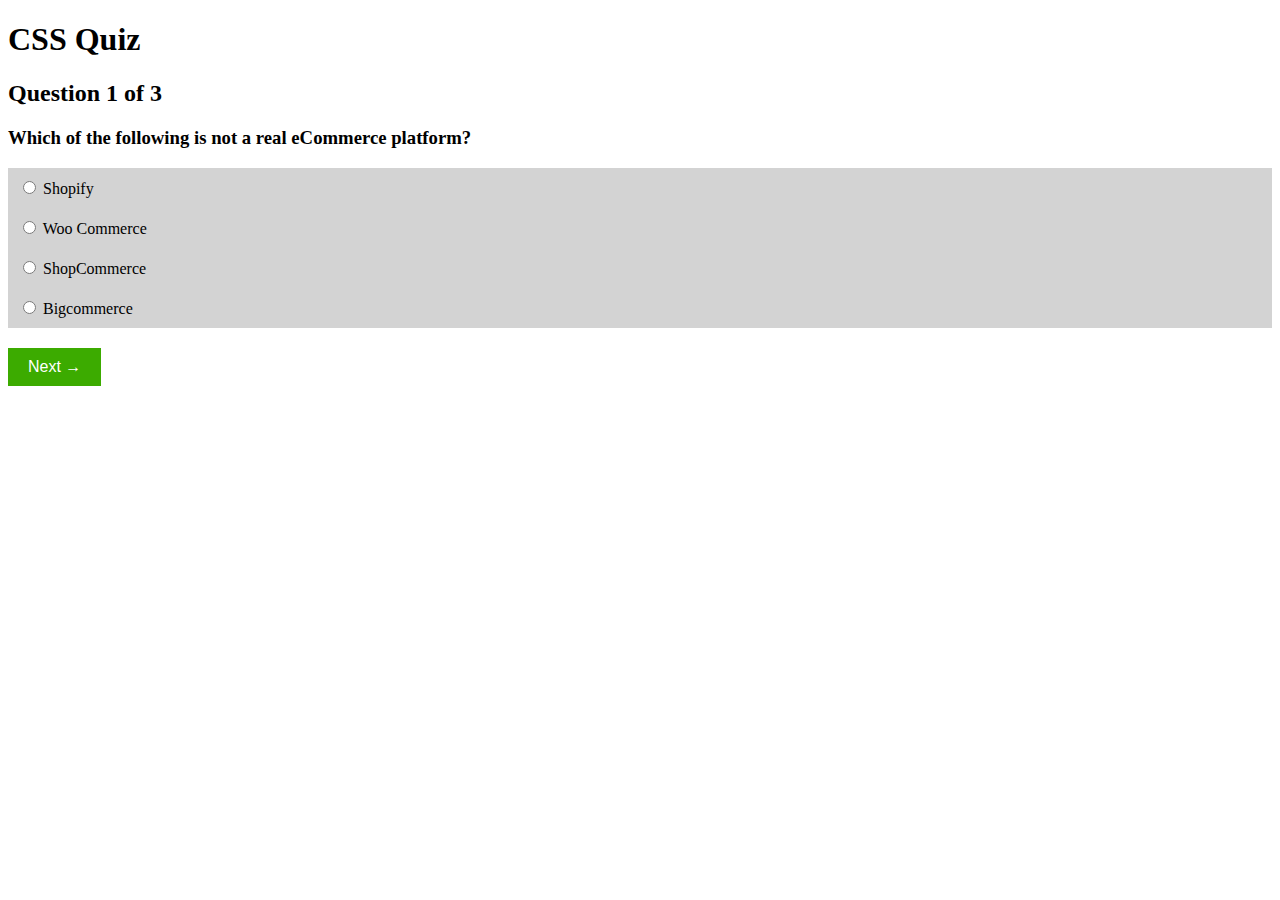
<file: QuizzApp/index.html>
<!DOCTYPE html>
<html lang="en">

<head>
    <meta charset="UTF-8">
    <meta http-equiv="X-UA-Compatible" content="IE=edge">
    <meta name="viewport" content="width=device-width, initial-scale=1.0">
    <title>Quiz app</title>
    <link rel="stylesheet" href="app.css">
</head>

<body>

    <div class="question-card active-card" id="Q1">
        <h1>CSS Quiz</h1>
        <h2>Question 1 of 3</h2>
        <h3>Which of the following is not a real eCommerce platform?</h3>

        <div class="options">
            <div>
                <input type="radio" class="optionQ1" name="answer-1" value="A">
                <label for="A">Shopify</label>
            </div>
            <div>
                <input type="radio" class="optionQ1" name="answer-1" value="B">
                <label for="B">Woo Commerce</label>
            </div>
            <div>
                <input type="radio" class="optionQ1" name="answer-1" id="q1-correct" value="C">
                <label for="C">ShopCommerce</label>
            </div>
            <div><input type="radio" class="optionQ1" name="answer-1" value="D">
                <label for="D">Bigcommerce</label>
            </div>
        </div>

        <button class="next">Next →</button>
    </div>

    <div class="question-card" id="Q2">
        <h1>CSS Quiz</h1>
        <h2>Question 2 of 3</h2>
        <h3>If Shopify is so good, why are Shopify developers necessary?</h3>

        <div class="options">
            <div>
                <input type="radio" class="optionQ2" name="answer-2<% include  %> " value="A">
                <label for="A">To save time on things like store setups and migrations
                </label>
            </div>
            <div>
                <input type="radio" class="optionQ2" name="answer-2" value="B">
                <label for="B">To extend the limited design options and functionalities of themes with custom
                    code</label>
            </div>
            <div><input type="radio" class="optionQ2" name="answer-2" value="C">
                <label for="C">To provide support with a deep understanding of how the platform works and what its
                    limitations
                    are
                </label>
            </div>
            <div>
                <input type="radio" class="optionQ2" name="answer-2" id="q2-correct" value="D">
                <label for="D">All the above</label>
            </div>
        </div>

        <button class="back"> ← Back</button>
        <button class="next">Next →</button>
    </div>

    <div class="question-card" id="Q3">
        <h1>CSS Quiz</h1>
        <h2>Question 3 of 3</h2>
        <h3>Which of the following is true about Shopify developers?
        </h3>
        <div class="options">
            <div><input type="radio" class="optionQ3" name="answer-3" value="A">
                <label for="A">They are paid extremely well
                </label>
            </div>
            <div>
                <input type="radio" class="optionQ3 " name="answer-3" value="B">
                <label for="B">There is a high demand for them
                </label>
            </div>
            <div>
                <input type="radio" class="optionQ3" name="answer-3" value="C">
                <label for="C">They need to know web development, the platform itself, and the liquid template
                    language</label>
            </div>
            <div>
                <input type="radio" class="optionQ3" name="answer-3" value="D" id="q3-correct">
                <label for="D">All the above</label>
            </div>

        </div>
        <button class="back">← Back</button>
        <button class="btn-result btn-other">Results</button>
    </div>

    <div class="results">
        <h1>Results</h1>
        <p id="result-1"></p>
        <p id="result-2"></p>
        <p id="result-3"></p>

        <button class="btn-other" onclick="window.location.href='index.html'">try again</button>

    </div>







    <script src="app.js"></script>
</body>

</html>
</file>
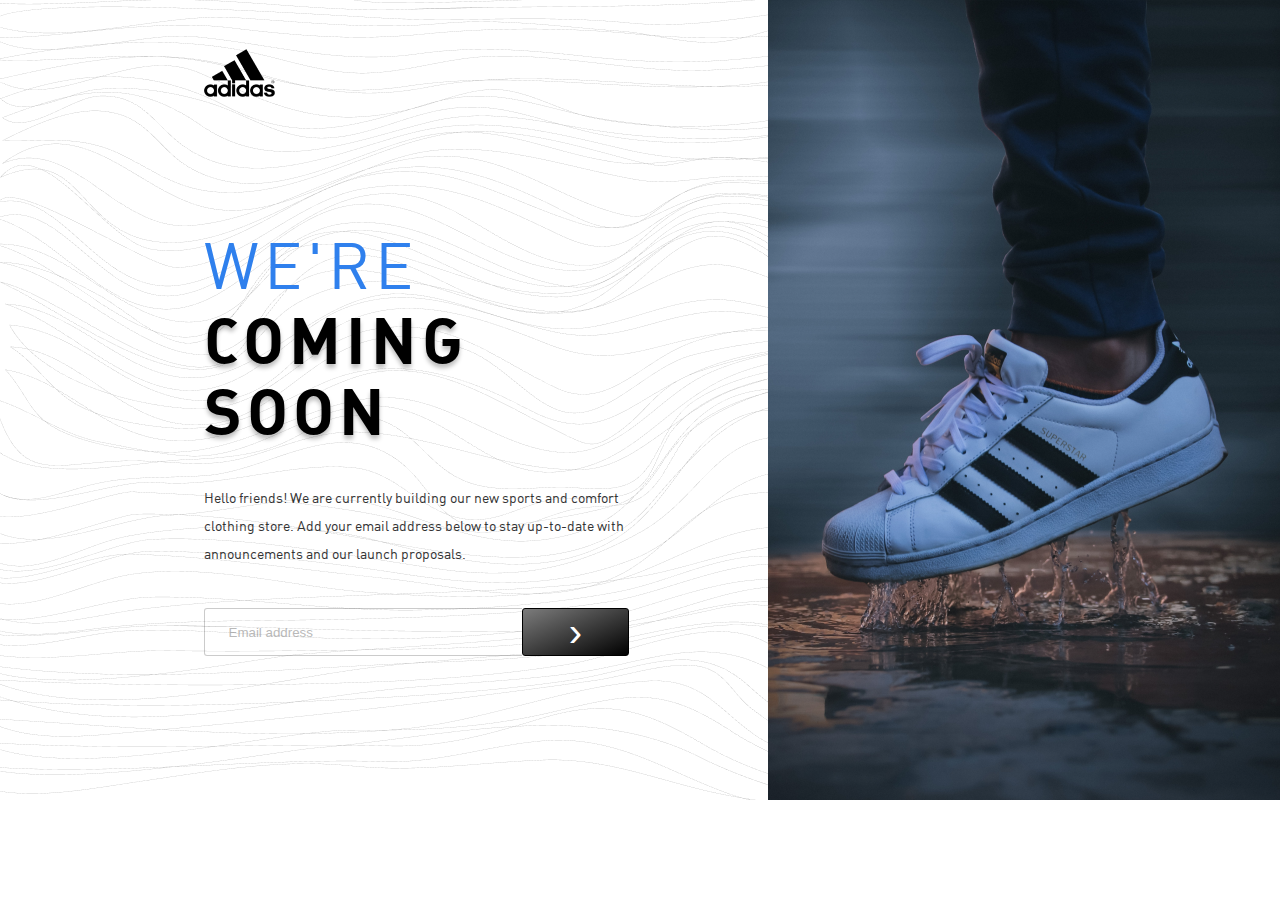
<file: Coming_soon/attempt-3-final/index.html>
<!DOCTYPE html>
<html lang="en">

<head>
    <meta charset="UTF-8">
    <meta http-equiv="X-UA-Compatible" content="IE=edge">
    <meta name="viewport" content="width=device-width, initial-scale=1.0">
    <title>Coming soon</title>

    <!-- ORIGINAL STYLE -->
    <!-- <link rel="stylesheet" href="app.css"> -->


    <!-- UPDATED STYLE -->
    <link rel="stylesheet" href="app2.css">


</head>

<body>
    <div id='outermost-container'>
        <div id="logo">
            <img src="../images/adidas_logo.png" alt="adidas_logo">
        </div>
        <div id="poster-mobile">
        </div>
        <div id="full-content">
            <h2 class="header" id="header-light">We're</h2>
            <h2 class="header" id="header-bold">Coming Soon</h2>
            <p id='stay-tuned'>
                Hello friends! We are currently building our new sports and comfort clothing store. Add your email
                address
                below to stay up-to-date with announcements and our launch proposals.
            </p>
            <form action="#" id="email-form">
                <input id='email' type="email" autocomplete="off" placeholder="Email address" style="none">
                <!-- ORIGINAL STYLE -->
                <!-- <input id='go-button' type="submit" value="Go"></input> -->
                <!-- UPDATED STYLE -->
                <button id='go-button' type="submit" value="submit">&#8250;</button>
            </form>
        </div>
    </div>
    <div id="poster-deskop">
    </div>

</body>

</html>
</file>
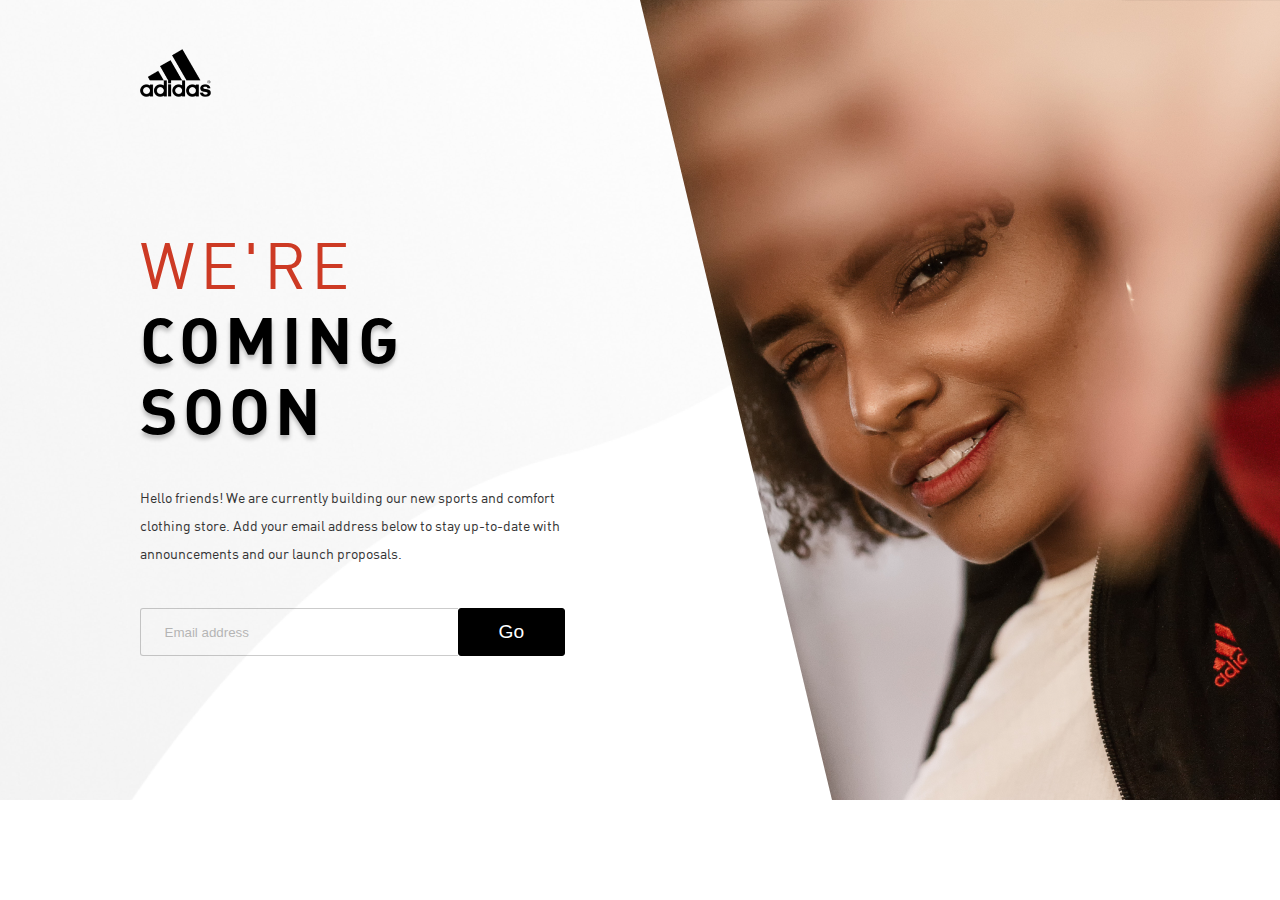
<file: Coming_soon/Original version/index.html>
<!DOCTYPE html>
<html lang="en">

<head>
    <meta charset="UTF-8">
    <meta http-equiv="X-UA-Compatible" content="IE=edge">
    <meta name="viewport" content="width=device-width, initial-scale=1.0">
    <title>Coming soon</title>
    <link rel="stylesheet" href="app.css">

</head>

<body>
    <div id='outermost-container'>
        <div id="logo">
            <img src="../images/adidas_logo.png" alt="adidas_logo">
        </div>
        <div id="poster-mobile">
        </div>
        <div id="full-content">
            <h2 class="header" id="header-light">We're</h2>
            <h2 class="header" id="header-bold">Coming Soon</h2>
            <p id='stay-tuned'>
                Hello friends! We are currently building our new sports and comfort clothing store. Add your email
                address below to stay up-to-date with announcements and our launch proposals.
            </p>
            <form action="#" id="email-form">
                <input id='email' type="email" autocomplete="off" placeholder="Email address">
                <input id='go-button' type="submit" value="Go"></input>

            </form>
        </div>
    </div>
    <div id="poster-deskop">
    </div>

</body>

</html>
</file>
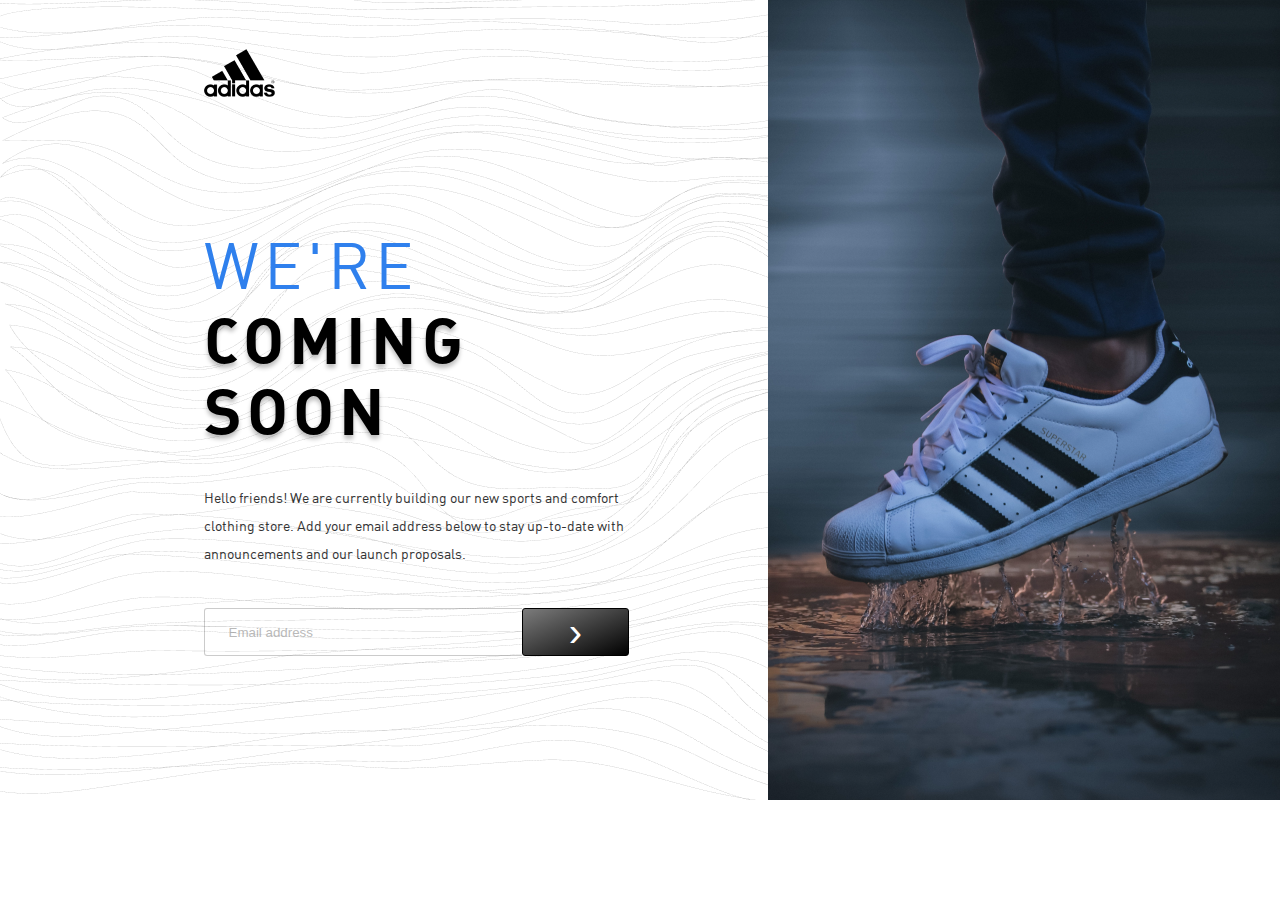
<file: Coming_soon/Updated version/index.html>
<!DOCTYPE html>
<html lang="en">

<head>
    <meta charset="UTF-8">
    <meta http-equiv="X-UA-Compatible" content="IE=edge">
    <meta name="viewport" content="width=device-width, initial-scale=1.0">
    <title>Coming soon</title>
    <link rel="stylesheet" href="app2.css">


</head>

<body>
    <div id='outermost-container'>
        <div id="logo">
            <img src="../images/adidas_logo.png" alt="adidas_logo">
        </div>
        <div id="poster-mobile">
        </div>
        <div id="full-content">
            <h2 class="header" id="header-light">We're</h2>
            <h2 class="header" id="header-bold">Coming Soon</h2>
            <p id='stay-tuned'>
                Hello friends! We are currently building our new sports and comfort clothing store. Add your email
                address
                below to stay up-to-date with announcements and our launch proposals.
            </p>
            <form action="#" id="email-form">
                <input id='email' type="email" autocomplete="off" placeholder="Email address">
                <button id='go-button' type="submit" value="submit">&#8250;</button>
            </form>
        </div>
    </div>
    <div id="poster-deskop">
    </div>

</body>

</html>
</file>
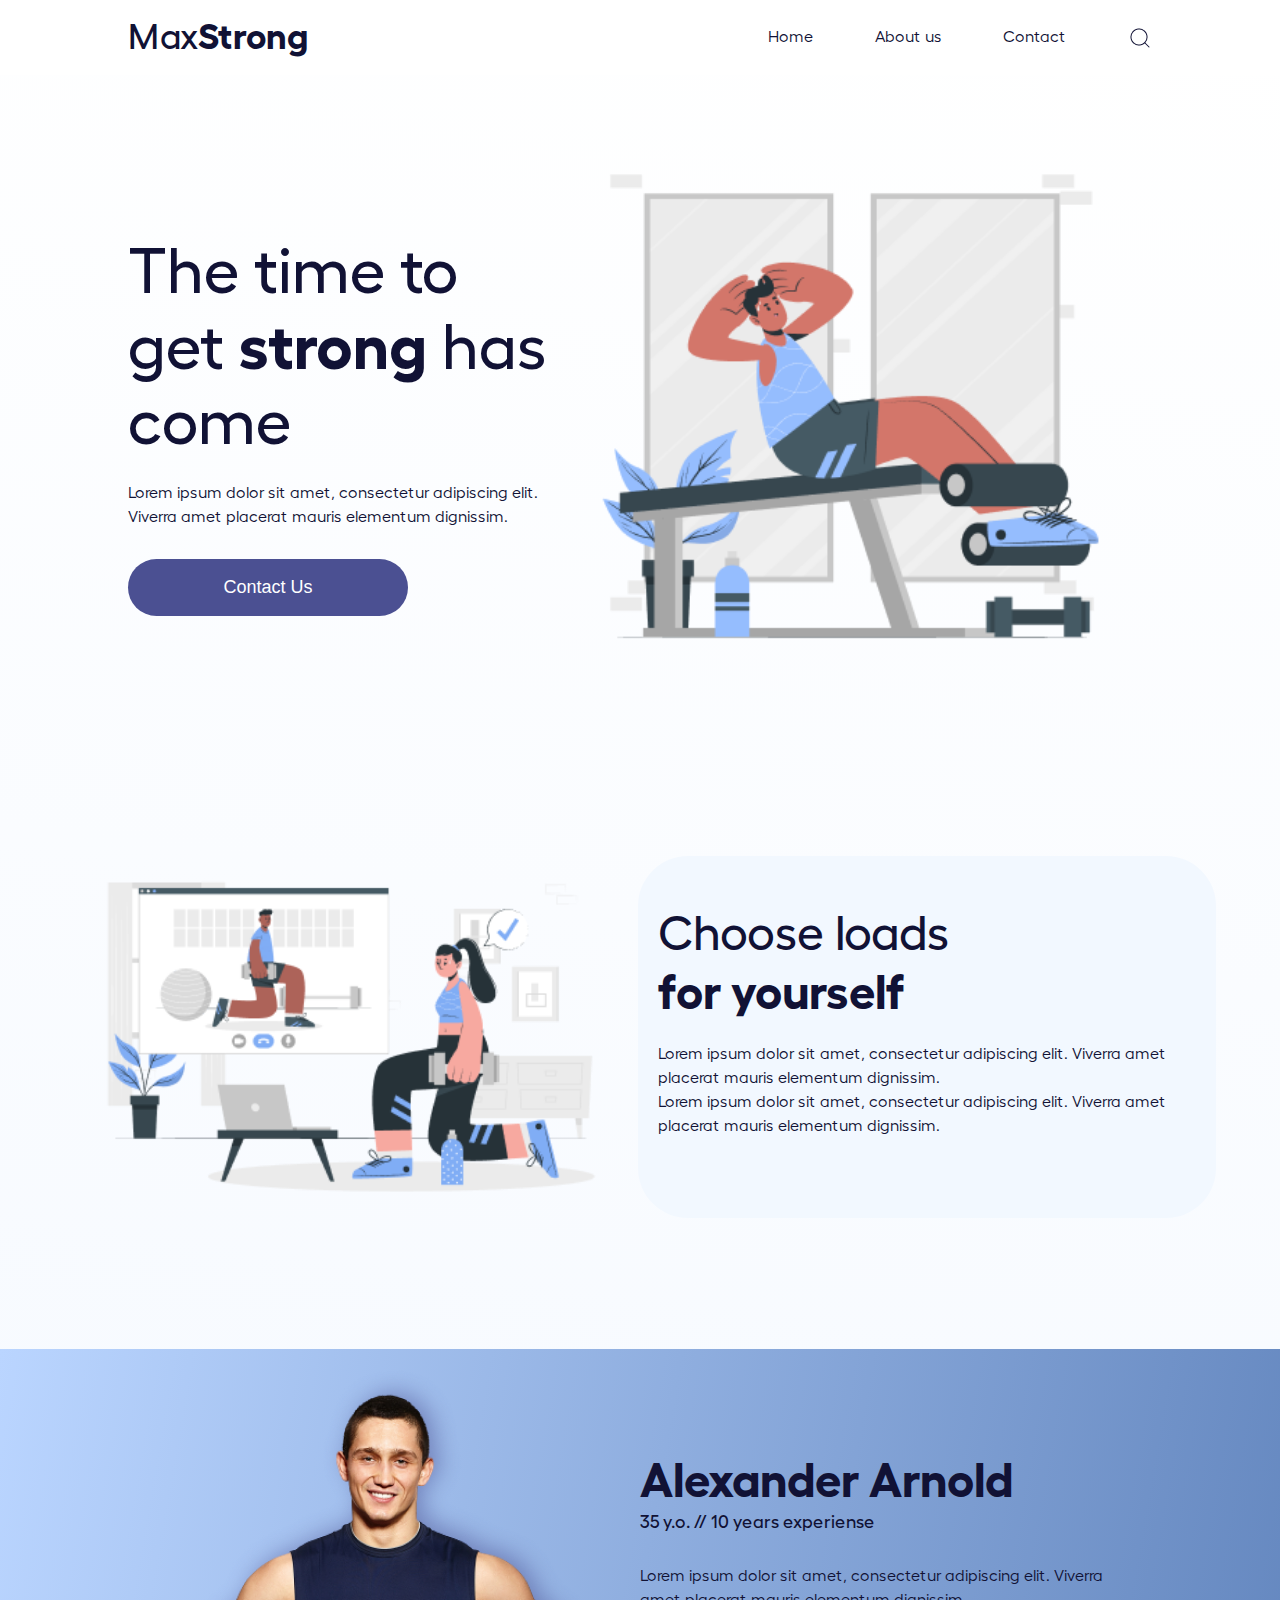
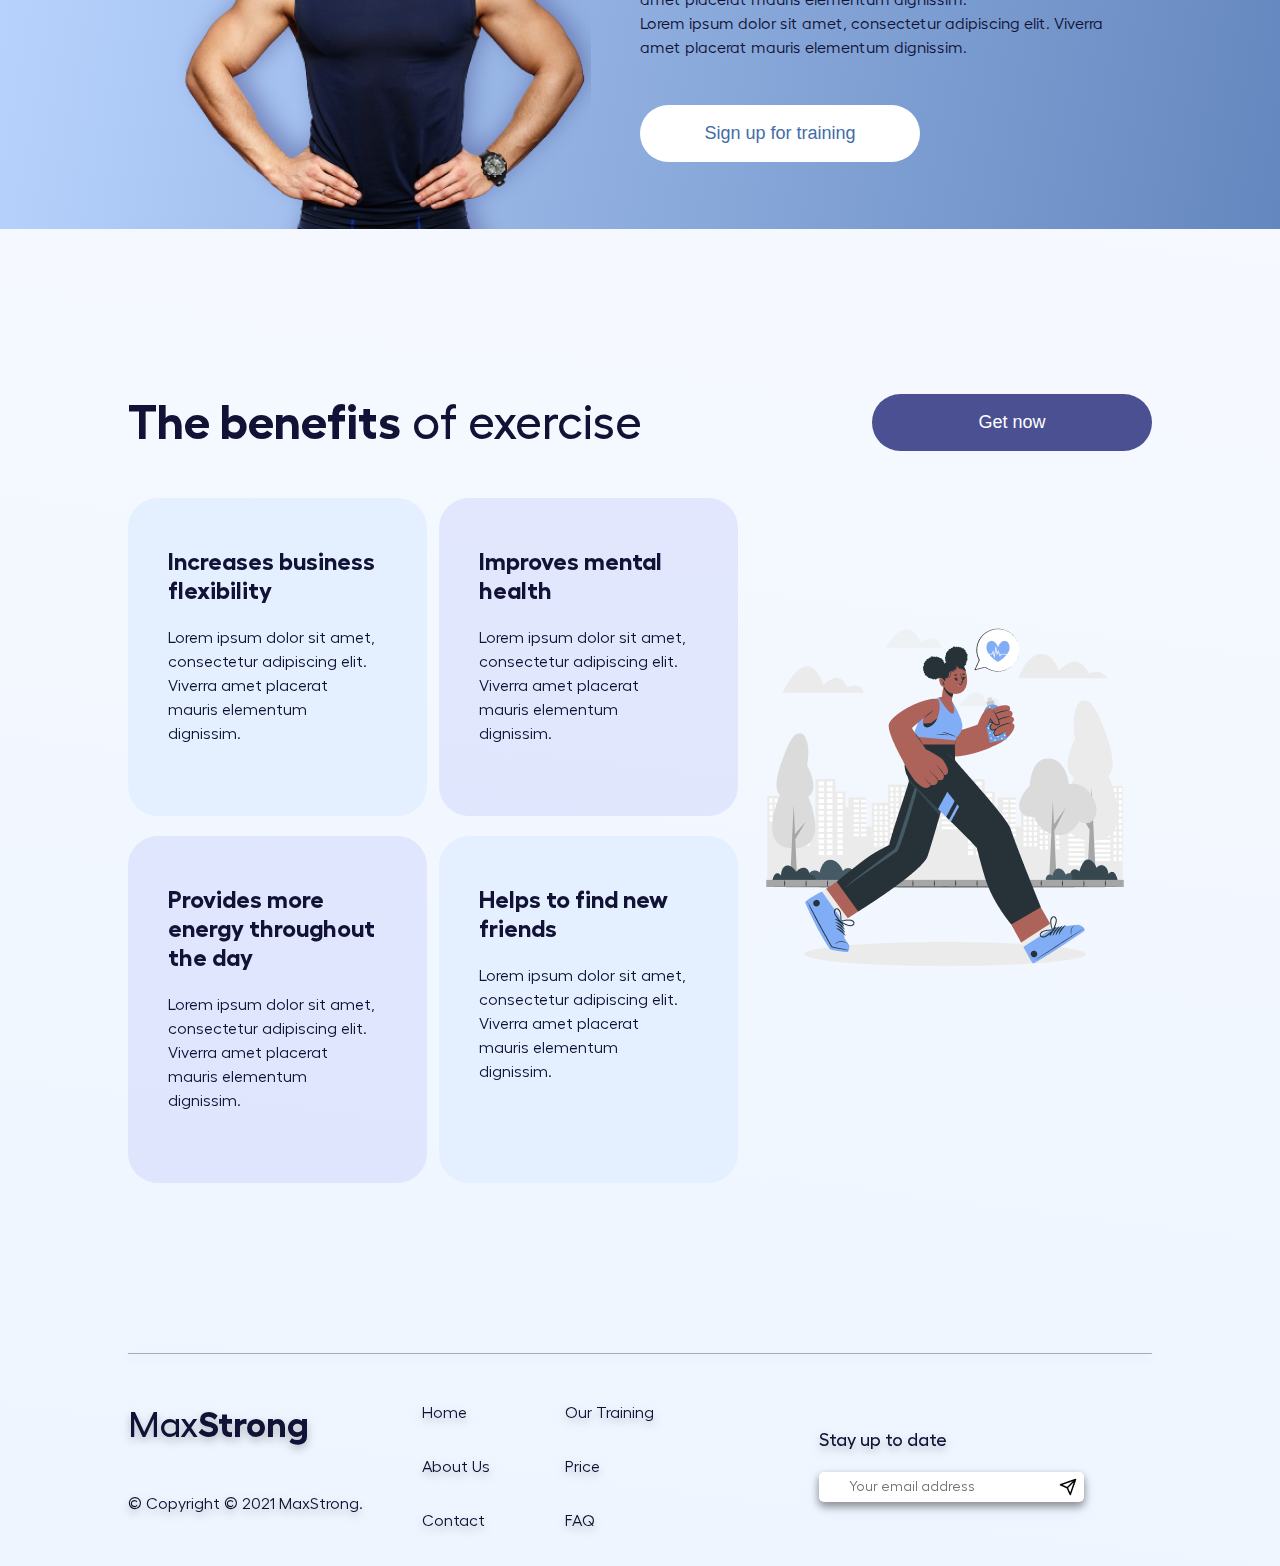
<file: Landing_page/Design/index.html>
<!DOCTYPE html>
<html lang="en">

<head>
    <meta charset="UTF-8">
    <meta http-equiv="X-UA-Compatible" content="IE=edge">
    <meta name="viewport" content="width=device-width, initial-scale=1.0">
    <title>Landing Page</title>
    <link rel="stylesheet" href="app.css">
</head>

<body>
    <div id="card-deck">
        <!-- HEADER -->
        <header>
            <h3>Max<span class="bold">Strong</span></h3>
            <div class="header-content">
                <a href="#">Home</a>
                <a href="#">About us</a>
                <a href="#">Contact</a>
                <img src="../Images/search.png" alt="search">
            </div>
        </header>
        <!-- CARD 1 -->
        <div class="card" id="card-1">
            <img src="../Images/crunches.png" alt="crunches">
            <div class="card-content">
                <h1>The time to get <span class="bold">strong</span> has come</h1>
                <p>Lorem ipsum dolor sit amet, consectetur adipiscing elit. Viverra amet placerat mauris elementum
                    dignissim.
                </p>
                <button>Contact Us</button>
            </div>
        </div>

        <!-- CARD 2 -->
        <div class="card" id="card-2">
            <img src="../Images/Online Personal Trainer-cuate 1.png" alt="crunches">
            <div class="card-content">
                <h2>Choose loads <span class="bold">for yourself</span></h2>
                <p>Lorem ipsum dolor sit amet, consectetur adipiscing elit. Viverra amet placerat mauris elementum
                    dignissim.<br>Lorem ipsum dolor sit amet, consectetur adipiscing elit. Viverra amet placerat mauris
                    elementum
                    dignissim.
                </p>
            </div>
        </div>
        <!--CARD 3  -->
        <div class="card" id="card-3">
            <div class="card-content">
                <h2>Alexander Arnold</h2>
                <h5>35 y.o. // 10 years experiense</h5>
                <p>
                    Lorem ipsum dolor sit amet, consectetur adipiscing elit. Viverra amet placerat mauris elementum
                    dignissim.<br>
                    Lorem ipsum dolor sit amet, consectetur adipiscing elit. Viverra amet placerat mauris elementum
                    dignissim.
                </p>
                <button>Sign up for training</button>
            </div>
            <div id="trainer">
            </div>
        </div>
        <!-- CARD 4 -->
        <div class="card" id="card-4">
            <img src="../Images/jogger.png" alt="Jogger">
            <div class="card-content">
                <h2><span class="bold">The benefits</span> of exercise</h2>
                <!-- BUBBLE DECK -->
                <div id="bubble-deck">
                    <!-- BUBBLE 1 -->
                    <div class="bubble bubble-blue">
                        <h4>Increases business flexibility</h4>
                        <p>Lorem ipsum dolor sit amet, consectetur adipiscing elit. Viverra amet placerat mauris
                            elementum
                            dignissim.</p>
                    </div>
                    <!-- BUBBLE 2 -->
                    <div class="bubble bubble-purple">
                        <h4>Improves mental health</h4>
                        <p>Lorem ipsum dolor sit amet, consectetur adipiscing elit. Viverra amet placerat mauris
                            elementum
                            dignissim.</p>
                    </div>
                    <!-- BUBBLE 3 -->
                    <div class="bubble bubble-purple">
                        <h4>Provides more energy throughout the day</h4>
                        <p>Lorem ipsum dolor sit amet, consectetur adipiscing elit. Viverra amet placerat mauris
                            elementum
                            dignissim.</p>
                    </div>
                    <!-- BUBBLE 4 -->
                    <div class="bubble bubble-blue">
                        <h4>Helps to find new friends</h4>
                        <p>Lorem ipsum dolor sit amet, consectetur adipiscing elit. Viverra amet placerat mauris
                            elementum
                            dignissim.</p>
                    </div>
                </div>
            </div>
            <button>Get now</button>
        </div>
        <footer>
            <h3>Max<span class="bold">Strong</span></h3>
            <div id='link-container'>
                <div>
                    <a href="#">Home</a>
                    <a href="#">About Us</a>
                    <a href="#">Contact</a>
                </div>
                <div>
                    <a href="#">Our Training</a>
                    <a href="#">Price</a>
                    <a href="#">FAQ</a>
                </div>
            </div>
            <div id="email">
                <h5>Stay up to date</h5>
                <input type="email" name="Email" placeholder="Your email address">
            </div>
            <div id="icons">
                <a href="#"><img src="../Images/Instagram.png" alt=""></a>
                <a href="#"><img src="../Images/Dribbble.png" alt=""></a>
                <a href="#"><img src="../Images/Twitter.png" alt=""></a>
                <a href="#"><img src="../Images/Youtube.png" alt=""></a>
            </div>
            <p>© Copyright © 2021 MaxStrong.</p>
        </footer>
    </div>
</body>

</html>
</file>
<file: QuizzApp/app.css>
.question-card{
    display: none;
    
}
.results{
    display: none;
}
.active-card{
    display:block;
}
.options{
    display: flex;
    flex-direction: column;
    background-color: lightgray;
    font-size: 1em;
    margin-bottom: 20px;
}
.options div{
    padding: 10px;   
}
button{
    padding: 10px 20px;
    border:none;
    color: white;
    font-size: 1em;
}
.next{ 
    background-color: #3cab00;   
}
.back{
    background-color: red;
   
}
.btn-other {
    background-color: blue;
}
</file>
<file: Coming_soon/attempt-3-final/app.css>
@font-face {
    font-family: 'AdiHaus';
    src: URL('../Fonts/AdiHaus/adihaus_regular.ttf') format('truetype');
    font-weight: normal;
    font-style: normal;
}
  @font-face {
    font-family: "AdiHaus";
    src: url("../Fonts/AdiHaus/adihaus_bold.ttf") format("truetype");
    font-weight: bold;
    font-style: normal;
}

*{
    margin: 0;
    padding: 0;
}
html{
    background-color: white;
    font-family: 'AdiHaus';
}
  
#outermost-container{
    max-width: 425px;
    margin: auto;
    display: flex;
    flex-direction: column;
    align-items: center;
    text-align: center;
}
#logo{
    margin:18px 0;
}
#poster-mobile{
    width: 100%;
    height: 250px;
    background: url('../images/Bitmap.png') no-repeat center ;
    background-size: cover;
}
#poster-deskop{
    display: none;
}
#full-content{
    display: flex;
    flex-direction: column;
    margin: 32px;
}
.header{
    font-size: 3em;
    text-transform: uppercase;
    letter-spacing: 5px;
}
#header-light{
    font-weight: normal;
    color: #CD3A24;
    opacity: 0.1;
    margin-bottom: 15px;
    line-height: 87%;
}

#header-bold{
    line-height: 104%;
    text-shadow: 0px 4px 4px  #00000040;
    margin-bottom: 15px;
}

#stay-tuned{
    font-size: 14px;
    line-height: 2em;
    color:#333333;
    margin-bottom: 30px;
    
}


#email-form{
    display: flex;
    width: 100%;
    height: 3em;
    margin-bottom: 48px;
}
#email{
    width: 75%;
    height: inherit;
    background-color: inherit;
    color: #828282;
    opacity: 0.5;
    border: 1px solid rgba(51, 51, 51,0.5);
    border-right: none;
    border-radius: 3px 0 0 3px;
    padding: 0 24px;
    box-sizing: border-box;
    
   
    
}
#go-button{
   width: 25%;
   border:1px solid black;
   border-radius: 3px;
   background-color: black;
   color: white;
   font-size: 1.2em;
}

#go-button:hover{
    cursor: pointer;
    box-shadow: 0px 4px 4px rgba(0, 0, 0,0.25);
}


/* Large devices (laptops/desktops, 992px and up) */
@media only screen and (min-width: 992px) {
    body{
        display: flex;
        background-image: url(../images/background-deskop.png);
        background-size: cover;
    }
    #outermost-container{
        width: 50%;
        align-items: flex-start;
        margin-bottom: 64px;
    }
    #logo{
        margin:49px 0 100px 32px ;
    }
    #poster-mobile{
        display: none;
    }
    #poster-deskop{
        display: block;
        width: 50%;
        height: auto;
        background-image: url(../images/poster-deskop.png);
        background-size: cover;
        background-position: center;
        clip-path: polygon(0 0, 100% 0, 100% 100%, 30% 100%);
        
        
    }
    #full-content{
        align-items: flex-start;
        text-align: start;
        width: 100%;
    }
    #header-light{
        line-height: 100%;
        opacity: 1;
    }
    .header{
        font-size: 4em;
    }
    #header-bold{
        line-height: 111%;
        margin-bottom: 30px;
    }
    #stay-tuned{
        margin-bottom: 40px;
    }
}
</file>
<file: Coming_soon/attempt-3-final/app2.css>
@font-face {
    font-family: 'AdiHaus';
    src: URL('../Fonts/AdiHaus/adihaus_regular.ttf') format('truetype');
    font-weight: normal;
    font-style: normal;
}
  @font-face {
    font-family: "AdiHaus";
    src: url("../Fonts/AdiHaus/adihaus_bold.ttf") format("truetype");
    font-weight: bold;
    font-style: normal;
}

*{
    margin: 0;
    padding: 0;
}
html{
    background-color: white;
    font-family: 'AdiHaus';
}
  
#outermost-container{
    max-width: 425px;
    margin: auto;
    display: flex;
    flex-direction: column;
    align-items: center;
    text-align: center;
}
#logo{
    margin:18px 0;
}
#poster-mobile{
    width: 100%;
    height: 250px;
    background: url('../images/poster-deskop-updated.png') no-repeat center ;
    background-position-y: 65%;
    background-size: cover;
}
#poster-deskop{
    display: none;
}
#full-content{
    display: flex;
    flex-direction: column;
    margin: 32px;
}
.header{
    font-size: 3em;
    text-transform: uppercase;
    letter-spacing: 5px;
}
#header-light{
    font-weight: normal;
    color: #2F80ED;
    margin-bottom: 15px;
    line-height: 87%;
}

#header-bold{
    line-height: 104%;
    text-shadow: 0px 4px 4px  #00000040;
    margin-bottom: 15px;
}

#stay-tuned{
    font-size: 14px;
    line-height: 2em;
    color:#333333;
    margin-bottom: 30px;
    
}


#email-form{
    display: flex;
    width: 100%;
    height: 3em;
    margin-bottom: 48px;
}
#email{
    width: 75%;
    height: inherit;
    background-color: inherit;
    color: #828282;
    opacity: 0.5;
    border: 1px solid rgba(51, 51, 51,0.5);
    border-right: none;
    border-radius: 3px 0 0 3px;
    padding: 0 24px;
    box-sizing: border-box;   
}
#go-button{
   width: 25%;
   border:1px solid black;
   border-radius: 3px;
   color: white;
   font-size: 1.2em;
   background-image: linear-gradient(to bottom right, #7C7C7C, #000000);
   font-size: 2.5em;
}


#go-button:hover{
    cursor: pointer;
    box-shadow: 4px 4px 10px rgba(0, 0, 0,0.75);
}
#go-button:focus{
    outline: none;
}
#email:focus{
    background-color: #ffffff;
    color: #000000;
    outline: none;
}






/* MEDIA QUERIES: */

/* Large devices (laptops/desktops, 992px and up) */
@media only screen and (min-width: 992px) {
    body{
        display: flex;
        background-image: url(../images/background-deskop-updated.png);
        background-size: cover;
    }
    #outermost-container{
        width: 60%;
        align-items: flex-start;
        margin-bottom: 64px;
    }
    #logo{
        margin:49px 0 100px 32px ;
    }
    #poster-mobile{
        display: none;
    }
    #poster-deskop{
        display: block;
        width: 40%;
        height: auto;
        background-image: url(../images/poster-deskop-updated.png);
        background-size: cover;
        background-position: center;
        
        
        
    }
    #full-content{
        align-items: flex-start;
        text-align: start;
        width: 100%;
    }
    #header-light{
        line-height: 100%;
        opacity: 1;
    }
    .header{
        font-size: 4em;
    }
    #header-bold{
        line-height: 111%;
        margin-bottom: 30px;
    }
    #stay-tuned{
        margin-bottom: 40px;
    }
}
</file>
<file: Coming_soon/Original version/app.css>
@font-face {
    font-family: 'AdiHaus';
    src: URL('../Fonts/AdiHaus/adihaus_regular.ttf') format('truetype');
    font-weight: normal;
    font-style: normal;
}
  @font-face {
    font-family: "AdiHaus";
    src: url("../Fonts/AdiHaus/adihaus_bold.ttf") format("truetype");
    font-weight: bold;
    font-style: normal;
}

*{
    margin: 0;
    padding: 0;
}
html{
    background-color: white;
    font-family: 'AdiHaus';
}
  
#outermost-container{
    max-width: 425px;
    margin: auto;
    display: flex;
    flex-direction: column;
    align-items: center;
    text-align: center;
}
#logo{
    margin:18px 0;
}
#poster-mobile{
    width: 100%;
    height: 250px;
    background: url('../images/Bitmap.png') no-repeat center ;
    background-size: cover;
}
#poster-deskop{
    display: none;
}
#full-content{
    display: flex;
    flex-direction: column;
    margin: 32px;
}
.header{
    font-size: 3em;
    text-transform: uppercase;
    letter-spacing: 5px;
}
#header-light{
    font-weight: normal;
    color: #CD3A24;
    opacity: 0.1;
    margin-bottom: 15px;
    line-height: 87%;
}

#header-bold{
    line-height: 104%;
    text-shadow: 0px 4px 4px  #00000040;
    margin-bottom: 15px;
}

#stay-tuned{
    font-size: 14px;
    line-height: 2em;
    color:#333333;
    margin-bottom: 30px;
    
}


#email-form{
    display: flex;
    width: 100%;
    height: 3em;
    margin-bottom: 48px;
}
#email{
    width: 75%;
    height: inherit;
    background-color: inherit;
    color: #828282;
    opacity: 0.5;
    border: 1px solid rgba(51, 51, 51,0.5);
    border-right: none;
    border-radius: 3px 0 0 3px;
    padding: 0 24px;
    box-sizing: border-box;
    
   
    
}
#go-button{
   width: 25%;
   border:1px solid black;
   border-radius: 3px;
   background-color: black;
   color: white;
   font-size: 1.2em;
}

/* PSEUDO-ELEMENTS: */
#go-button:hover{
    cursor: pointer;
    box-shadow: 0px 4px 4px rgba(0, 0, 0,0.25);
}
#go-button:focus{
    outline: none;
}
#email:focus{
    background-color: #ffffff;
    color: #000000;
    outline: none;
}


/* Large devices (laptops/desktops, 992px and up) */
@media only screen and (min-width: 992px) {
    body{
        display: flex;
        background-image: url(../images/background-deskop.png);
        background-size: cover;
    }
    #outermost-container{
        width: 50%;
        align-items: flex-start;
        margin-bottom: 64px;
    }
    #logo{
        margin:49px 0 100px 32px ;
    }
    #poster-mobile{
        display: none;
    }
    #poster-deskop{
        display: block;
        width: 50%;
        height: auto;
        background-image: url(../images/poster-deskop.png);
        background-size: cover;
        background-position: center;
        clip-path: polygon(0 0, 100% 0, 100% 100%, 30% 100%);
        
        
    }
    #full-content{
        align-items: flex-start;
        text-align: start;
        width: 100%;
    }
    #header-light{
        line-height: 100%;
        opacity: 1;
    }
    .header{
        font-size: 4em;
    }
    #header-bold{
        line-height: 111%;
        margin-bottom: 30px;
    }
    #stay-tuned{
        margin-bottom: 40px;
    }
}
</file>
<file: Coming_soon/Updated version/app2.css>
@font-face {
    font-family: 'AdiHaus';
    src: URL('../Fonts/AdiHaus/adihaus_regular.ttf') format('truetype');
    font-weight: normal;
    font-style: normal;
}
  @font-face {
    font-family: "AdiHaus";
    src: url("../Fonts/AdiHaus/adihaus_bold.ttf") format("truetype");
    font-weight: bold;
    font-style: normal;
}

*{
    margin: 0;
    padding: 0;
}
html{
    background-color: white;
    font-family: 'AdiHaus';
}
  
#outermost-container{
    max-width: 425px;
    margin: auto;
    display: flex;
    flex-direction: column;
    align-items: center;
    text-align: center;
}
#logo{
    margin:18px 0;
}
#poster-mobile{
    width: 100%;
    height: 250px;
    background: url('../images/poster-deskop-updated.png') no-repeat center ;
    background-position-y: 65%;
    background-size: cover;
}
#poster-deskop{
    display: none;
}
#full-content{
    display: flex;
    flex-direction: column;
    margin: 32px;
}
.header{
    font-size: 3em;
    text-transform: uppercase;
    letter-spacing: 5px;
}
#header-light{
    font-weight: normal;
    color: #2F80ED;
    margin-bottom: 15px;
    line-height: 87%;
}

#header-bold{
    line-height: 104%;
    text-shadow: 0px 4px 4px  #00000040;
    margin-bottom: 15px;
}

#stay-tuned{
    font-size: 14px;
    line-height: 2em;
    color:#333333;
    margin-bottom: 30px;
    
}


#email-form{
    display: flex;
    width: 100%;
    height: 3em;
    margin-bottom: 48px;
}
#email{
    width: 75%;
    height: inherit;
    background-color: inherit;
    color: #828282;
    opacity: 0.5;
    border: 1px solid rgba(51, 51, 51,0.5);
    border-right: none;
    border-radius: 3px 0 0 3px;
    padding: 0 24px;
    box-sizing: border-box;   
}
#go-button{
   width: 25%;
   border:1px solid black;
   border-radius: 3px;
   color: white;
   font-size: 1.2em;
   background-image: linear-gradient(to bottom right, #7C7C7C, #000000);
   font-size: 2.5em;
}


#go-button:hover{
    cursor: pointer;
    box-shadow: 4px 4px 10px rgba(0, 0, 0,0.75);
}
#go-button:focus{
    outline: none;
}
#email:focus{
    background-color: #ffffff;
    color: #000000;
    outline: none;
}






/* MEDIA QUERIES: */

/* Large devices (laptops/desktops, 992px and up) */
@media only screen and (min-width: 992px) {
    body{
        display: flex;
        background-image: url(../images/background-deskop-updated.png);
        background-size: cover;
    }
    #outermost-container{
        width: 60%;
        align-items: flex-start;
        margin-bottom: 64px;
    }
    #logo{
        margin:49px 0 100px 32px ;
    }
    #poster-mobile{
        display: none;
    }
    #poster-deskop{
        display: block;
        width: 40%;
        height: auto;
        background-image: url(../images/poster-deskop-updated.png);
        background-size: cover;
        background-position: center;
        
        
        
    }
    #full-content{
        align-items: flex-start;
        text-align: start;
        width: 100%;
    }
    #header-light{
        line-height: 100%;
        opacity: 1;
    }
    .header{
        font-size: 4em;
    }
    #header-bold{
        line-height: 111%;
        margin-bottom: 30px;
    }
    #stay-tuned{
        margin-bottom: 40px;
    }
}
</file>
<file: Landing_page/Design/app.css>
@font-face {
    font-family: "Hellix";
    src: url(../Fonts/Hellix-Regular.ttf);
    font-weight: 400;
}
@font-face {
    font-family: "Hellix";
    src: url(../Fonts/Hellix-Medium.ttf);
    font-weight: 500;
}
@font-face {
    font-family: "Hellix";
    src: url(../Fonts/Hellix-SemiBold.ttf);
    font-weight: 600;
}
@font-face {
    font-family: "Hellix";
    src: url(../Fonts/Hellix-Bold.ttf);
    font-weight: 700;
}
@font-face {
    font-family: "Hellix";
    src: url(../Fonts/Hellix-ExtraBold.ttf);
    font-weight: 800;
}


*{
    margin: 0;
    padding: 0;
}

html, body {
    min-width: 100%;
    min-height: 100vh;
    font-family: "Hellix",sans-serif;
    color: #111235;
    box-sizing: border-box;
    background-color:white;
}


#card-deck{
    width: 414px;
    margin: 0 auto;
    display: flex;
    flex-direction: column;
    justify-content: center;
    background:linear-gradient(7.28deg, #EEF5FF 0%, #FFFFFF 99.69%);
}
h1,h2,h3,h5{
    font-weight: 500;
}
h1{
    font-size: 4em;
    line-height: 75px;
    margin-bottom: 20px;
}
h2{
    font-size: 3em;
    line-height: 58px;
}
h3{
    font-size: 2.25em;
    padding: 16px 0;
    text-align: center;  
}
h4{
    font-size: 24px;
    line-height: 29px;
}
h5{
    font-size: 18px;
    line-height: 24px;
}
header{
box-shadow: 0px 10px 20px rgba(0, 0, 0, 0.04), 0px 2px 6px rgba(0, 0, 0, 0.04), 0px 0px 1px rgba(0, 0, 0, 0.04);
}
header div{
    display: none;
}
p{
    font-size: 1em;
    line-height: 24px;
}
.bold, h4{
    font-weight: 700;
}

.card{
    width: 90%;
    margin: auto;
    display: flex;
    flex-direction: column;
    justify-content: center;
    align-items: center;
    text-align: center;
    margin-bottom: 120px;
}
.card p {
    font-weight: 400;
    font-size: 1em;
    line-height: 24px;
    margin-bottom: 30px;
}
button{
    width: 280px;
    font-size: 18px;
    color: white;
    background-color: #4B5092 ;
    border: none;
    border-radius: 35px;
    padding: 18px 0;
    transition: 0.3s ease all;
    margin: auto;
}
button:hover{
    cursor: pointer;
    opacity: 0.8;
    transition: 0.3s ease all;
}
#card-2,#card-3{
    width: 100%;
}

#card-2>div{
    background-color: #F2F8FF;
    padding: 50px 20px;
    text-align: start;   
}
#card-2 h2{
    margin-bottom: 20px;
}
#card-2 span{
    display: block;
}

#card-3{
    background:linear-gradient(99.85deg, #BAD5FF 0%, #6487BF 100%);
}
#card-3 h2{
padding-top: 80px;
font-weight: 700;
}
#card-3 p{
    width: 92%;
}
#card-3 button{
    background-color: white;
    color:#436BAA
}
#card-3 p, #card-3 button{
    margin: 15px auto;  
}
#card-3 #trainer{
    background-image: url(../Images/trainer.png);
    background-position:bottom;
    background-repeat: no-repeat;
    width: 100%;
    height: 480px;
}

#card-4{
    text-align: start;
}
#card-4 h2{
    margin: 45px 0; 
}
.bubble{
    padding:50px 50px 40px 40px;
    border-radius: 30px;
    margin-bottom: 20px;
    
}
.bubble h4{
    margin-bottom: 20px;
}
#bubble-deck{
    margin-bottom: 30px;
}
.bubble-blue{
    background-color: #E4F0FF;
}
.bubble-purple{
    background-color: #727aef23;
}

footer{
    border-top: 1px solid rgba(0, 0, 0, 0.3);
    text-align: center;
    filter:drop-shadow(0px 4px 4px rgba(0, 0, 0, 0.25));
}

footer>div:nth-of-type(1){
    margin: 50px auto;
}
footer>h3{
padding-top: 50px ;
}
footer div:nth-of-type(1) a{
    all: unset;
    display: block;
    margin-bottom: 35px; 
}
#email{
    box-sizing: border-box;
    width: 100%;
    font-size: 14px;
    margin: 24px auto;
}


#email input{
    all: unset;
    width: 60%;
    height: 100%;
    filter: drop-shadow(0px 4px 4px rgba(0, 0, 0, 0.25));
    border-radius: 5px;
    background-color: white;
    text-align: start;
    padding: 0 30px ;    
    background: url("../Images/Vector.png") white 97% 50% no-repeat;
    height:30px;
    margin: 20px 0;
}
   
#icons a {
    margin-left: 10px;
}

footer p{
    margin: 50px auto;
}  



/* Large devices (laptops/desktops, 992px and up) */
@media only screen and (min-width: 992px) {
 
 #card-deck{
     display: flex;
     flex-direction: column;
     align-items: center;
     width: 100%;
    
 }
    header{
     display: flex;
     flex-direction: row;
     justify-content: space-between;
     box-shadow: none;
     position: sticky;
     top: 0;
     background-color: white;
     width: 100%;
     
 }  
 
 header h3{
     text-align: start;
     width: 50%;
     padding-left: 10%;
     
     
 }
 header div{
     display: flex;
     justify-content: space-between;
     align-items: center;
     height: inherit;
     width: 30%;
     padding-right: 10%;
 }
 header a {
     all: unset;
 }
 .card{
     display: flex;
     flex-direction: row;
     width: 80%;
     
 }
 #card-1 {
     /* width: 100%; */
     flex-direction: row-reverse;
     justify-content: space-between;
     align-items: center;
     margin: 50px 0 120px;
 }
 #card-1 img{
     width: 600px;
     height: 600px;
 }
 .card-content{
    width: 50%;
    text-align: start;
    margin: auto 0;
 }

#card-2{
    width: 90%;
}
#card-2 img {
    width: 575px;
    height: 384px;}
#card-2 .card-content {
    border-radius: 50px
}
#card-3{
    flex-direction: row-reverse;
    width: 100%;
    justify-content: center;
}
#card-3 #trainer{
    width: 40%;
}
#card-3 .card-content{
    width: 40%;
}
#card-3 p{
    margin: 30px 0;
}
#card-3 h2{
    padding-top: 50px;
}

#card-4{
    flex-direction: row-reverse;
    position: relative;
    justify-content: space-between;
}

#card-4 .card-content{
    width: 70%;
}
#card-4 button{
    position: absolute;
    top: 45px;
    right: 0;
}
  
#bubble-deck{
    display: flex;
    flex-wrap: wrap;
    justify-content: space-between;
}

.bubble{
    width:49%;
    box-sizing: border-box;
}

footer{
    display: flex;
    width: 80%;
    text-align:start;
    position:relative;
    padding-top: 50px;
    justify-content: space-between;
}
#icons{
    display: none;
}
footer h3{
    width: 25%;
    text-align: start;
    padding: 0;
}
footer #link-container{
    margin:0;
    width: 30%;
    display: flex;
    flex-direction: row;
    justify-content: space-around;
    margin-top: 0;
}
footer>#email{
    width: 20%;
}
footer>#email>input{
    width: 100%;
}
footer>p{
    position: absolute;
    bottom:0;
    left:0;
}
}
</file>
